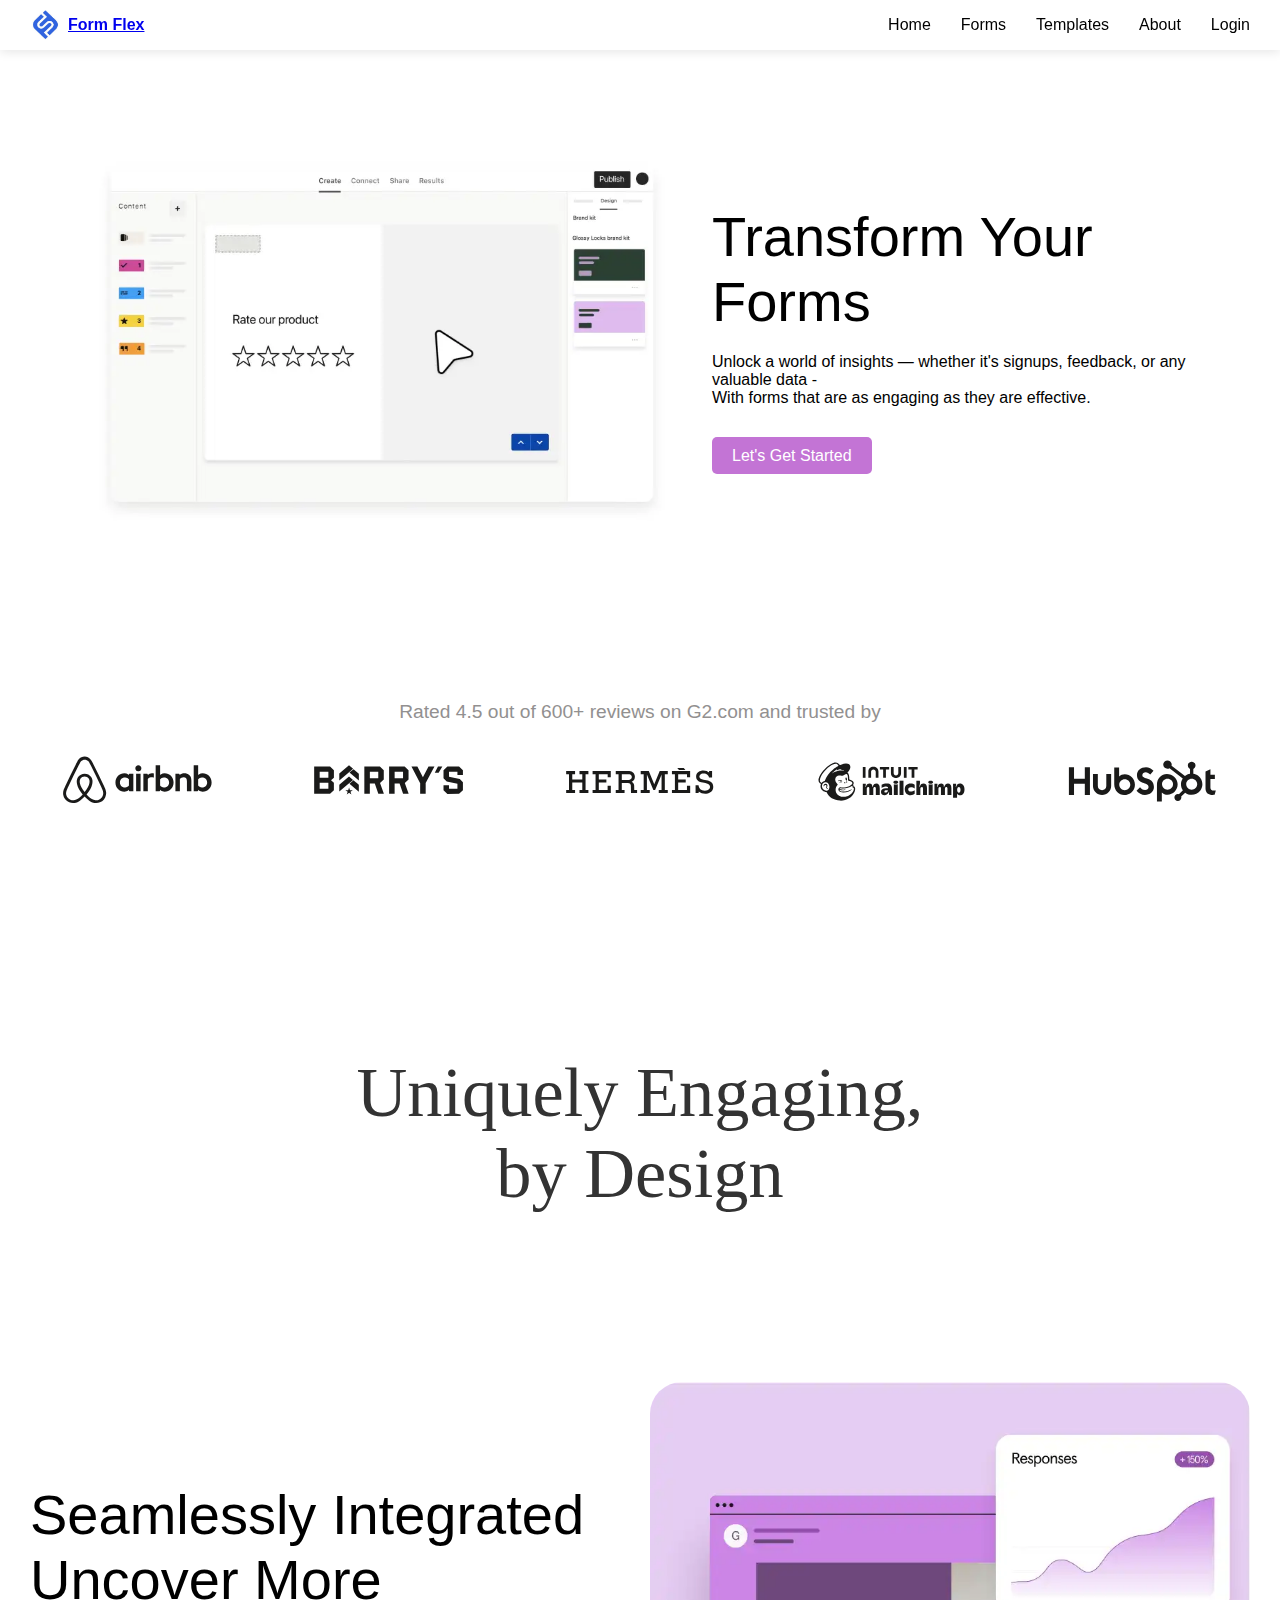
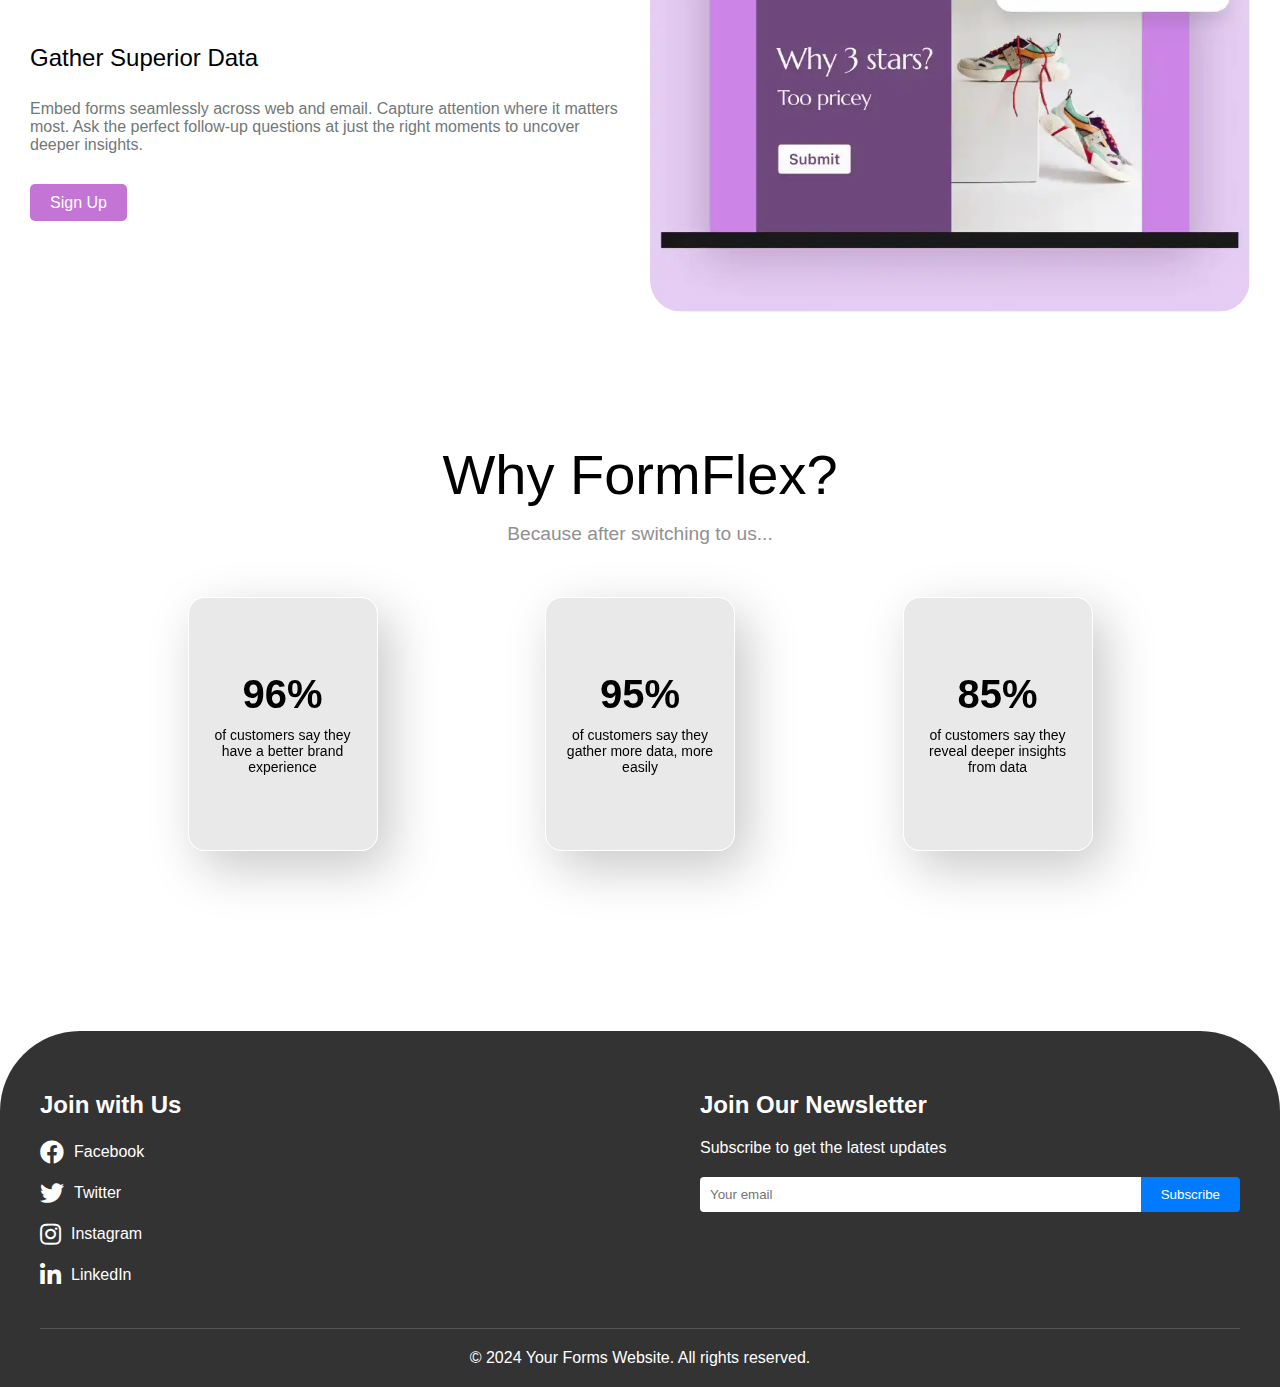
<file: index.html>
<!DOCTYPE html>
<html lang="en">
<head>
  <meta charset="UTF-8">
  <meta http-equiv="X-UA-Compatible" content="IE=edge">
  <meta name="viewport" content="width=device-width, initial-scale=1.0">
  <title>Form Flex</title>
  <link rel="stylesheet" href="style.css">
  <link rel="favicon" href="assests/favicon.ico">
</head>
<body>
    <nav id="navbar">
        <div class="nav-content">
          <a href="#">
            <div class="logo-container">
              <img src="assests/ff-logo-01.jpeg" alt="Logo" class="logo">
              <span id="companyname">Form Flex</span>
            </div>
          </a>
          
          <ul class="main-menu">
            <li class="hideOnMobile"><a href="index.html">Home</a></li>
            <li class="hideOnMobile"><a href="Forms/index.html">Forms</a></li>
            <li class="hideOnMobile"><a href="#">Templates</a></li>
            <li class="hideOnMobile"><a href="#">About</a></li>
            <li class="hideOnMobile"><a href="Signup/login.html">Login</a></li>
            <li class="menu-button" onclick="showSidebar()"><a href="#"><svg xmlns="http://www.w3.org/2000/svg" height="26" viewBox="0 96 960 960" width="26"><path d="M120 816v-60h720v60H120Zm0-210v-60h720v60H120Zm0-210v-60h720v60H120Z"/></svg></a></li>
          </ul>
        </div>
        <ul class="sidebar">
          <li class="sidebar-close" onclick="hideSidebar()">
            <button aria-label="Close sidebar">
              <svg xmlns="http://www.w3.org/2000/svg" height="26" viewBox="0 96 960 960" width="26">
                <path d="m249 849-42-42 231-231-231-231 42-42 231 231 231-231 42 42-231 231 231 231-42 42-231-231-231 231Z"/>
              </svg>
            </button>
          </li>
          <li><a href="#">Home</a></li>
          <li><a href="#">Forms</a></li>
          <li><a href="#">Templates</a></li>
          <li><a href="#">About</a></li>
          <li><a href="#">Login</a></li>
        </ul>
    </nav>

  <main>
    <main class="hero-section">
        <img src="assests/hero.webp" alt="Hero Image" class="hero-image">
        <div class="hero-content">
          <h1>Transform Your Forms</h1>
          <p>Unlock a world of insights 
            — whether it's signups, feedback, or any valuable data -<br>
            With forms that are as engaging as they are effective.</p>
          <a href="Signup/login.html" class="cta-button">Let's Get Started</a>
        </div>
      </main>

      <section class="reviews-section">
        <p>Rated 4.5 out of 600+ reviews on G2.com and trusted by</p>
        <div class="logos">
          <img src="assests/airbnb-logo.svg" alt="Company 1">
          <img src="assests/barrys-logo.svg" alt="Company 2">
          <img src="assests/hermes-logo.svg" alt="Company 3">
          <img src="assests/mailchimp-logo.svg" alt="Company 4">
          <img src="assests/hubspot-logo.svg" alt="Company 5">
        </div>
      </section>

      <section class="tagline-section">
        <h2>Uniquely Engaging,<br> by Design</h2>
      </section>

      <section class="integration-section">
        <div class="integration-content">
          <h2>Seamlessly Integrated <br>
              Uncover More</h2>
              <h5><strong>Gather Superior Data</strong><br><br></h5>
          <p>
            Embed forms seamlessly across web and email. Capture attention where it matters most. Ask the perfect follow-up questions at just the right moments to uncover deeper insights.
          </p>
          <a href="Signup/signup.html" class="cta-button">Sign Up</a>
        </div>
        <img src="assests/for-you.webp" alt="Integration Image" class="integration-image">
      </section>

      <div class="centered-text">
        Why FormFlex?<br>
        <p>Because after switching to us...</p>
      </div>

      <div class="container2">
        <div class="card1">
          <h2>96%</h2>
          <p>
            of customers say they have a better brand experience</p>
        </div>
        <div class="card1">
          <h2>95%</h2>
          <p>
            of customers say they gather more data, more easily</p>
        </div>
        <div class="card1">
          <h2>85%</h2>
          <p>of customers say they reveal deeper insights from data</p>
        </div>
      </div>
  </main>


  <footer class="footer">
    <div class="footer-content">
      <div class="footer-left">
        <h2>Join with Us</h2>
        <div class="social-icons">
          <a href="#" class="social-icon"><span class="icon">&#xf09a;</span> Facebook</a>
          <a href="#" class="social-icon"><span class="icon">&#xf099;</span> Twitter</a>
          <a href="#" class="social-icon"><span class="icon">&#xf16d;</span> Instagram</a>
          <a href="#" class="social-icon"><span class="icon">&#xf0e1;</span> LinkedIn</a>
        </div>
      </div>
      <div class="footer-right">
        <h2>Join Our Newsletter</h2>
        <p>Subscribe to get the latest updates</p>
        <form class="newsletter-form">
          <input type="email" placeholder="Your email" required>
          <button type="submit">Subscribe</button>
        </form>
      </div>
    </div>
    <div class="footer-bottom">
      <p>&copy; 2024 Your Forms Website. All rights reserved.</p>
    </div>
  </footer>


  <script src="script.js"></script>
</body>
</html>
</file>
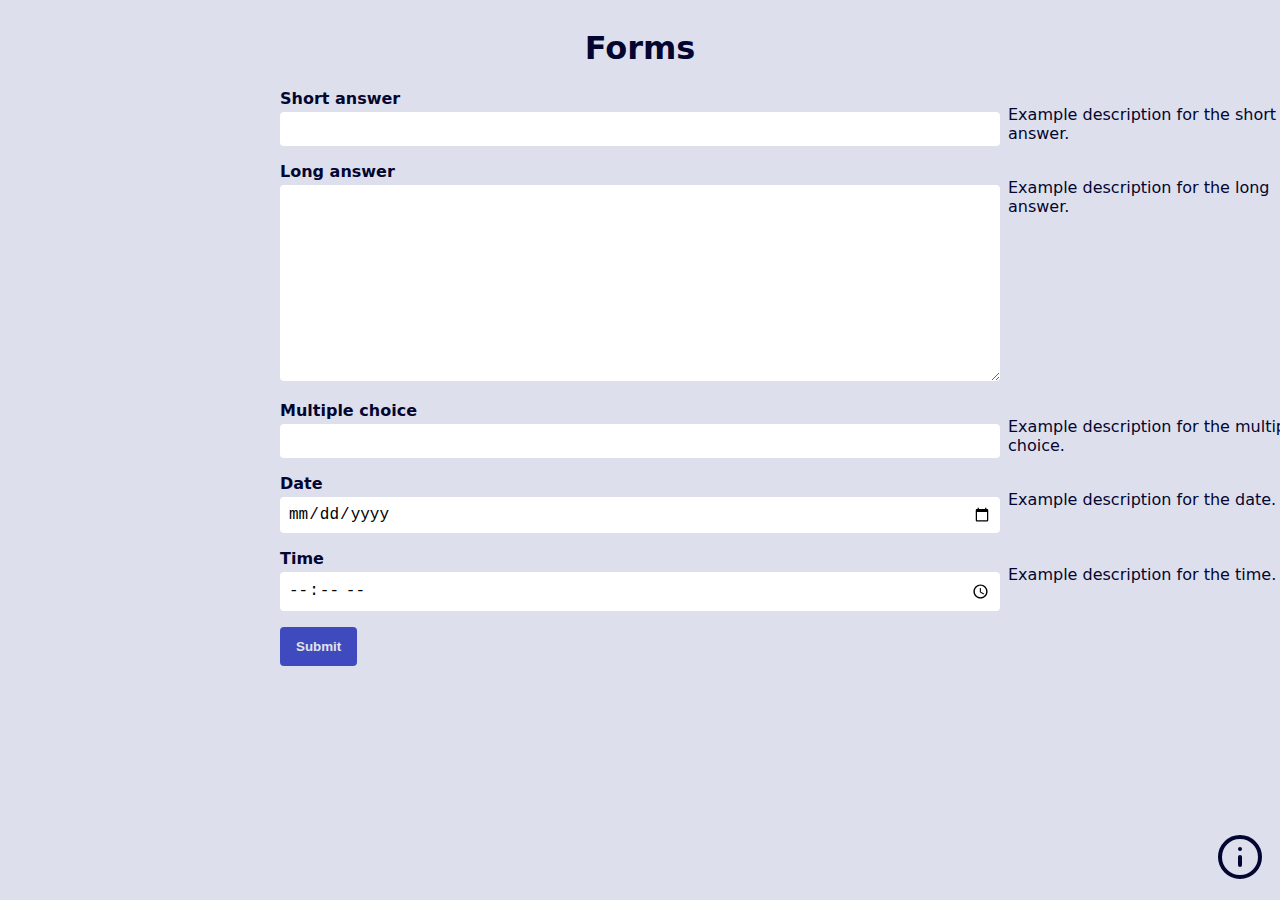
<file: Forms/index.html>
<!DOCTYPE html>
<html lang="en">

<head>
  <meta charset="UTF-8">
  <meta name="viewport" content="width=device-width, initial-scale=1.0">
  <meta name="description" content="A demo frontend that posts form submissions directly to a Google Form.">
  <meta property="og:title" content="google-forms-frontend">
  <meta property="og:description" content="A demo frontend that posts form submissions directly to a Google Form.">
  <meta property="og:type" content="website">
  <meta property="og:url" content="https://forms.ardis.lu/">
  <link rel="canonical" href="https://forms.ardis.lu/">
  <link rel="icon" href="data:,">
  <title>google-forms-frontend</title>
  <style>
    :root {
      --black: hsl(235deg 90% 10%);
      --white: hsl(235deg 10% 90%);
      --primary: hsl(235deg 50% 50%);
      --primary-lightest: hsl(235deg 30% 90%);
      --secondary: hsl(354deg 50% 50%);
      --secondary-lighter: hsl(354deg 20% 85%);
    }

    body {
      font-family: -apple-system, system-ui, BlinkMacSystemFont, "Segoe UI", Roboto,
        "Oxygen", "Ubuntu", "Cantarell", "Fira Sans", "Droid Sans", Helvetica, Arial,
        sans-serif, "Apple Color Emoji", "Segoe UI Emoji", "Segoe UI Symbol";
      color: var(--black);
      background: var(--primary-lightest);
    }

    header {
      display: flex;
      align-items: center;
      justify-content: center;
    }

    main {
      inline-size: min(100% - 16px, 720px);
      margin-inline: auto;
    }

    a {
      display: inline-block;
      color: var(--secondary);
      font-weight: 700;
      text-decoration: none;
      border-radius: 4px;
    }

    a::after {
      content: "";
      position: relative;
      display: block;
      block-size: 2px;
      background: var(--secondary);
      transform: scaleX(0);
      transform-origin: right;
      transition: transform 400ms;
    }

    a:hover::after,
    a:focus::after {
      transform: scaleX(1);
      transition: transform 150ms;
      transform-origin: left;
    }

    button {
      background: var(--primary);
      color: var(--white);
      font-weight: 700;
      inline-size: fit-content;
      border: none;
      padding: 12px 16px;
      border-radius: 4px;
      cursor: pointer;
      transition: filter 500ms;
    }

    button:hover,
    button:focus {
      filter: brightness(110%);
      transition: filter 150ms;
    }

    form {
      display: flex;
      flex-direction: column;
    }

    div {
      margin-block-end: 16px;
      position: relative;
    }

    div::before {
      content: "";
      display: block;
      position: absolute;
      inset-inline-start: -16px;
      inline-size: 8px;
      block-size: 100%;
      background: var(--secondary);
      transform: scaleY(0);
      transition: transform 150ms;
    }

    div:focus-within::before {
      transform: scaleY(1);
      transition: transform 400ms;
    }

    @keyframes shiftRight {
      from {
        background-position: 30%;
      }

      to {
        background-position: 50%;
      }
    }

    div::after {
      content: "";
      display: block;
      position: absolute;
      z-index: -1;
      top: 0;
      left: -8px;
      inline-size: calc(100% + 16px);
      block-size: 100%;
      border-radius: 0 8px 8px 0;
      background: linear-gradient(90deg,
          hsl(354deg 50% 50%) 0%,
          hsl(347deg 51% 55%) 4%,
          hsl(341deg 50% 59%) 9%,
          hsl(333deg 47% 63%) 14%,
          hsl(323deg 40% 67%) 20%,
          hsl(308deg 32% 71%) 27%,
          hsl(288deg 31% 76%) 36%,
          hsl(269deg 34% 81%) 46%,
          hsl(252deg 33% 86%) 61%,
          hsl(236deg 29% 90%) 99%);
      background-size: 400%;
      animation: shiftRight 3s linear infinite alternate;
      filter: opacity(0);
      transition: filter 300ms;
    }

    div:focus-within::after {
      filter: opacity(0.4);
      transition: filter 150ms;
    }

    label {
      font-weight: 700;
    }

    aside {
      margin-block-end: 8px;
    }

    @media (min-width: 1200px) {
      aside {
        position: absolute;
        inset-block-start: 16px;
        inset-inline-end: -8px;
        transform: translateX(100%);
        max-inline-size: 30ch;
        font-weight: 300;
      }

      div:focus-within aside {
        font-weight: 500;
      }
    }

    input,
    textarea {
      box-sizing: border-box;
      inline-size: 100%;
      font-size: 1rem;
      border: none;
      border-radius: 4px;
      padding: 8px;
      margin-block-start: 4px;
    }

    textarea {
      min-block-size: 3rem;
      resize: vertical;
    }

    .help {
      background: transparent;
      color: var(--black);
      border: none;
      padding: 0;
      inline-size: 48px;
      position: fixed;
      inset-inline-end: 16px;
      inset-block-end: 16px;
      cursor: pointer;
    }

    .help>svg {
      transition: transform 500ms, filter 500ms;
    }

    .help>svg:hover {
      transform: translateY(-5%);
      filter: drop-shadow(0 0 16px var(--secondary));
      transition: transform 150ms, filter 300ms;
    }

    dialog {
      background: var(--primary-lightest);
      border: none;
      border-block-start: 8px solid var(--secondary);
      border-radius: 0 0 4px 4px;
    }

    dialog h1 {
      margin: 0;
    }
  </style>
</head>

<body>
  <header>
    <h1>Forms</h1>
  </header>

  <main>
    <form action="https://docs.google.com/forms/u/0/d/e/1FAIpQLSclZ7yXg5kNXTlJUKDNGMCGR9vvgKqzyUB-HfLiwc_sveTxEA/formResponse">
      <div>
        <label for="entry.185031848">Short answer</label>
        <aside>Example description for the short answer.</aside>
        <input type="text" name="entry.185031848">
      </div>

      <div>
        <label for="entry.1096192054">Long answer</label>
        <aside>Example description for the long answer.</aside>
        <textarea name="entry.1096192054" rows="10"></textarea>
      </div>

      <div>
        <label for="entry.552287623">Multiple choice</label>
        <aside>Example description for the multiple choice.</aside>
        <input list="multiple-choice" name="entry.552287623">
        <datalist id="multiple-choice">
          <option value="Multiple choice option 1">
          <option value="Multiple choice option 2">
          <option value="Multiple choice option 3">
          <option value="Multiple choice option 4">
          <option value="Multiple choice option 5">
        </datalist>

      </div>

      <div>
        <label for="entry.2010116811">Date</label>
        <aside>Example description for the date.</aside>
        <input type="date" name="entry.2010116811">
      </div>

      <div>
        <label for="entry.1500214518">Time</label>
        <aside>Example description for the time.</aside>
        <input type="time" name="entry.1500214518">
      </div>

      <button type="submit" name="submit">Submit</button>
      <output name="status"></output>
    </form>

    <a href="../index.html">
      <button class="help">
        <svg xmlns="http://www.w3.org/2000/svg" viewBox="0 0 24 24" fill="none" stroke="currentColor" stroke-width="2"
          stroke-linecap="round" stroke-linejoin="round">
          <circle cx="12" cy="12" r="10"></circle>
          <line x1="12" y1="16" x2="12" y2="12"></line>
          <line x1="12" y1="8" x2="12" y2="8"></line>
        </svg>
      </button>
    </a>
    

    
  </main>

  <script>
    document.querySelector('.help').addEventListener('click', e => document.querySelector('dialog').showModal());

    document.querySelector('form').addEventListener('submit', async event => {
      event.preventDefault();

      const data = new FormData(event.target);
      const params = new URLSearchParams(data);

     
      const dateValue = new Date(`${params.get('entry.2010116811')} UTC`);
      params.set('entry.2010116811_year', dateValue.getUTCFullYear());
      params.set('entry.2010116811_month', dateValue.getUTCMonth() + 1); 
      params.set('entry.2010116811_day', dateValue.getUTCDate());

   
      const timeValue = new Date(`January 1, 1970 ${params.get('entry.1500214518')} UTC`); 
      params.set('entry.1500214518_hour', timeValue.getUTCHours().toString().padStart(2, '0')); 
      params.set('entry.1500214518_minute', timeValue.getUTCMinutes().toString().padStart(2, '0')); 

      await fetch(event.target.action, { method: 'POST', body: params, mode: 'no-cors' }); 
      event.target.elements['status'].textContent = '✔ Form submitted!'; 
    });
  </script>
</body>

</html>
</file>
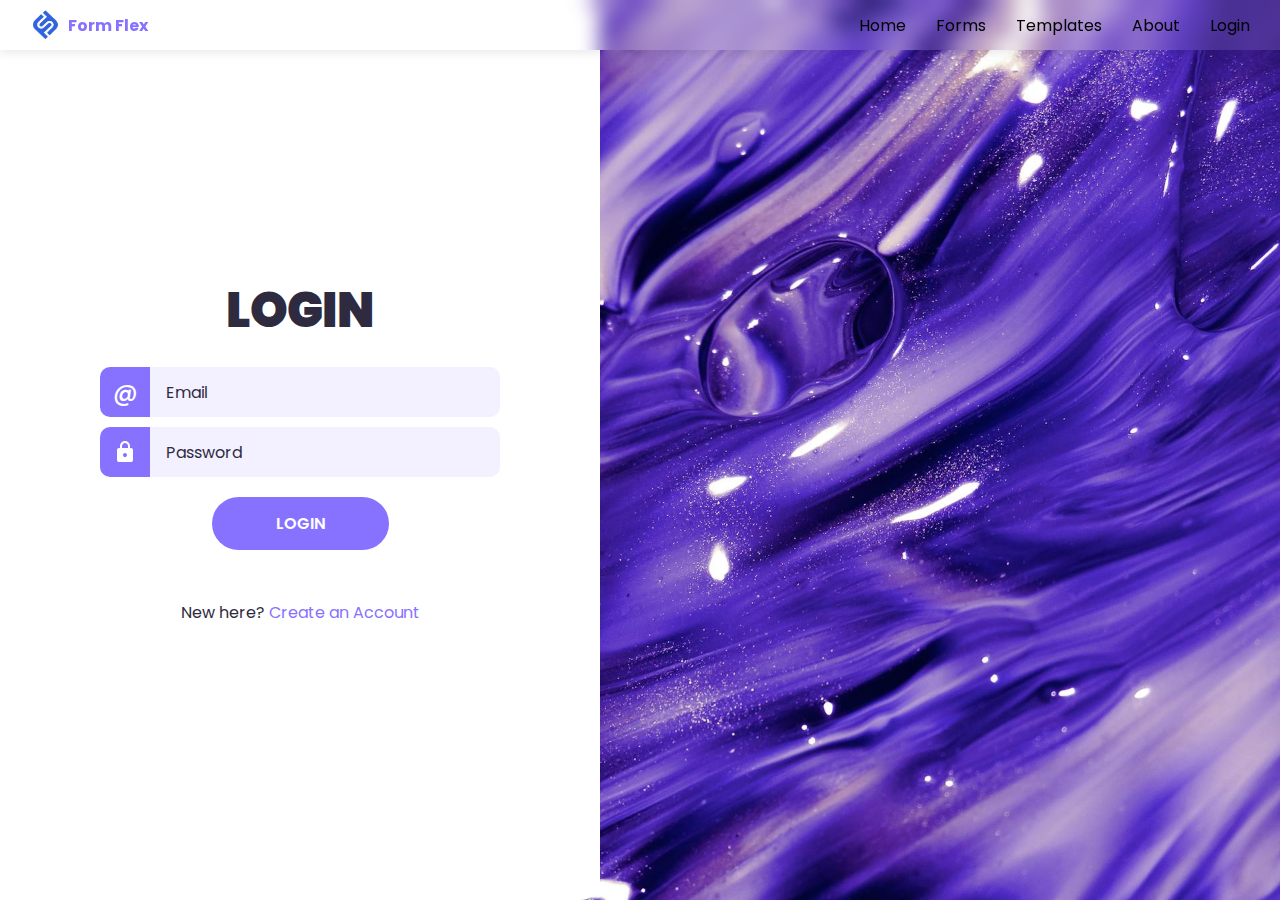
<file: Signup/login.html>
<!DOCTYPE html>
<html lang="en">
<head>
  <meta charset="UTF-8">
  <meta name="viewport" content="width=device-width, initial-scale=1.0">
  <title>Login</title>
  <link rel="stylesheet" href="style.css">
  <script type="text/javascript" src="validation.js" defer></script>
</head>
<body>

  <nav id="navbar">
    <div class="nav-content">
      <a href="../index.html">
        <div class="logo-container">
          <img src="../assests/ff-logo-01.jpeg" alt="Logo" class="logo">
          <span id="companyname">Form Flex</span>
        </div>
      </a>
      
      <ul class="main-menu">
        <li class="hideOnMobile"><a href="../index.html">Home</a></li>
        <li class="hideOnMobile"><a href="../Forms/index.html">Forms</a></li>
        <li class="hideOnMobile"><a href="#">Templates</a></li>
        <li class="hideOnMobile"><a href="#">About</a></li>
        <li class="hideOnMobile"><a href="Signup/login.html">Login</a></li>
        <li class="menu-button" onclick="showSidebar()"><a href="#"><svg xmlns="http://www.w3.org/2000/svg" height="26" viewBox="0 96 960 960" width="26"><path d="M120 816v-60h720v60H120Zm0-210v-60h720v60H120Zm0-210v-60h720v60H120Z"/></svg></a></li>
      </ul>
    </div>
    <ul class="sidebar">
      <li class="sidebar-close" onclick="hideSidebar()">
        <button aria-label="Close sidebar">
          <svg xmlns="http://www.w3.org/2000/svg" height="26" viewBox="0 96 960 960" width="26">
            <path d="m249 849-42-42 231-231-231-231 42-42 231 231 231-231 42 42-231 231 231 231-42 42-231-231-231 231Z"/>
          </svg>
        </button>
      </li>
      <li><a href="#">Home</a></li>
      <li><a href="#">Forms</a></li>
      <li><a href="#">Templates</a></li>
      <li><a href="#">About</a></li>
      <li><a href="#">Login</a></li>
    </ul>
</nav>


  <div class="wrapper">
    <h1>Login</h1>
    <p id="error-message"></p>
    <form id="form">
      <div>
        <label for="email-input">
          <span>@</span>
        </label>
        <input type="email" name="email" id="email-input" placeholder="Email">
      </div>
      <div>
        <label for="password-input">
          <svg xmlns="http://www.w3.org/2000/svg" height="24" viewBox="0 -960 960 960" width="24"><path d="M240-80q-33 0-56.5-23.5T160-160v-400q0-33 23.5-56.5T240-640h40v-80q0-83 58.5-141.5T480-920q83 0 141.5 58.5T680-720v80h40q33 0 56.5 23.5T800-560v400q0 33-23.5 56.5T720-80H240Zm240-200q33 0 56.5-23.5T560-360q0-33-23.5-56.5T480-440q-33 0-56.5 23.5T400-360q0 33 23.5 56.5T480-280ZM360-640h240v-80q0-50-35-85t-85-35q-50 0-85 35t-35 85v80Z"/></svg>
        </label>
        <input type="password" name="password" id="password-input" placeholder="Password">
      </div>
      <button type="submit">Login</button>
    </form>
    <p>New here? <a href="signup.html">Create an Account</a></p>
  </div>
</body>
</html>
</file>
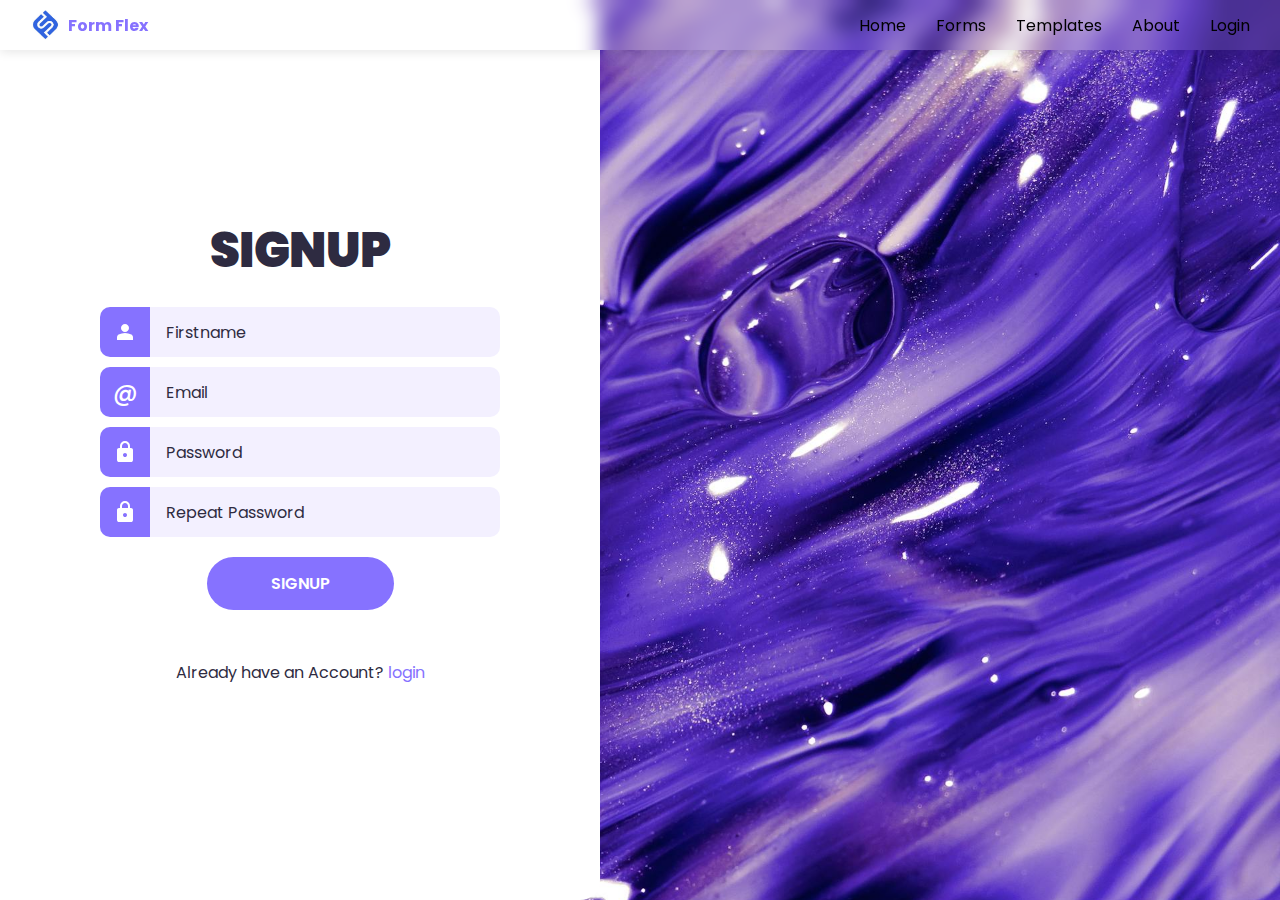
<file: Signup/signup.html>
<!DOCTYPE html>
<html lang="en">
<head>
  <meta charset="UTF-8">
  <meta name="viewport" content="width=device-width, initial-scale=1.0">
  <title>Signup</title>
  <link rel="stylesheet" href="style.css">
  <script type="text/javascript" src="validation.js" defer></script>
</head>
<body>
  <nav id="navbar">
    <div class="nav-content">
      <a href="../index.html">
        <div class="logo-container">
          <img src="../assests/ff-logo-01.jpeg" alt="Logo" class="logo">
          <span id="companyname">Form Flex</span>
        </div>
      </a>
      
      <ul class="main-menu">
        <li class="hideOnMobile"><a href="../index.html">Home</a></li>
        <li class="hideOnMobile"><a href="../Forms/index.html">Forms</a></li>
        <li class="hideOnMobile"><a href="#">Templates</a></li>
        <li class="hideOnMobile"><a href="#">About</a></li>
        <li class="hideOnMobile"><a href="Signup/login.html">Login</a></li>
        <li class="menu-button" onclick="showSidebar()"><a href="#"><svg xmlns="http://www.w3.org/2000/svg" height="26" viewBox="0 96 960 960" width="26"><path d="M120 816v-60h720v60H120Zm0-210v-60h720v60H120Zm0-210v-60h720v60H120Z"/></svg></a></li>
      </ul>
    </div>
    <ul class="sidebar">
      <li class="sidebar-close" onclick="hideSidebar()">
        <button aria-label="Close sidebar">
          <svg xmlns="http://www.w3.org/2000/svg" height="26" viewBox="0 96 960 960" width="26">
            <path d="m249 849-42-42 231-231-231-231 42-42 231 231 231-231 42 42-231 231 231 231-42 42-231-231-231 231Z"/>
          </svg>
        </button>
      </li>
      <li><a href="#">Home</a></li>
      <li><a href="#">Forms</a></li>
      <li><a href="#">Templates</a></li>
      <li><a href="#">About</a></li>
      <li><a href="#">Login</a></li>
    </ul>
</nav>

  <div class="wrapper">
    <h1>Signup</h1>
    <p id="error-message"></p>
    <form id="form">
      <div>
        <label for="firstname-input">
          <svg xmlns="http://www.w3.org/2000/svg" height="24" viewBox="0 -960 960 960" width="24"><path d="M480-480q-66 0-113-47t-47-113q0-66 47-113t113-47q66 0 113 47t47 113q0 66-47 113t-113 47ZM160-160v-112q0-34 17.5-62.5T224-378q62-31 126-46.5T480-440q66 0 130 15.5T736-378q29 15 46.5 43.5T800-272v112H160Z"/></svg>
        </label>
        <input type="text" name="firstname" id="firstname-input" placeholder="Firstname">
      </div>
      <div>
        <label for="email-input">
          <span>@</span>
        </label>
        <input type="email" name="email" id="email-input" placeholder="Email">
      </div>
      <div>
        <label for="password-input">
          <svg xmlns="http://www.w3.org/2000/svg" height="24" viewBox="0 -960 960 960" width="24"><path d="M240-80q-33 0-56.5-23.5T160-160v-400q0-33 23.5-56.5T240-640h40v-80q0-83 58.5-141.5T480-920q83 0 141.5 58.5T680-720v80h40q33 0 56.5 23.5T800-560v400q0 33-23.5 56.5T720-80H240Zm240-200q33 0 56.5-23.5T560-360q0-33-23.5-56.5T480-440q-33 0-56.5 23.5T400-360q0 33 23.5 56.5T480-280ZM360-640h240v-80q0-50-35-85t-85-35q-50 0-85 35t-35 85v80Z"/></svg>
        </label>
        <input type="password" name="password" id="password-input" placeholder="Password">
      </div>
      <div>
        <label for="repeat-password-input">
          <svg xmlns="http://www.w3.org/2000/svg" height="24" viewBox="0 -960 960 960" width="24"><path d="M240-80q-33 0-56.5-23.5T160-160v-400q0-33 23.5-56.5T240-640h40v-80q0-83 58.5-141.5T480-920q83 0 141.5 58.5T680-720v80h40q33 0 56.5 23.5T800-560v400q0 33-23.5 56.5T720-80H240Zm240-200q33 0 56.5-23.5T560-360q0-33-23.5-56.5T480-440q-33 0-56.5 23.5T400-360q0 33 23.5 56.5T480-280ZM360-640h240v-80q0-50-35-85t-85-35q-50 0-85 35t-35 85v80Z"/></svg>
        </label>
        <input type="password" name="repeat-password" id="repeat-password-input" placeholder="Repeat Password">
      </div>
      <button type="submit">Signup</button>
    </form>
    <p>Already have an Account? <a href="login.html">login</a> </p>
  </div>
</body>
</html>
</file>
<file: style.css>
* {
    margin: 0;
    padding: 0;
    box-sizing: border-box;
  }

  body {
    min-height: 100vh;
    font-family: 'Segoe UI', Tahoma, Geneva, Verdana, sans-serif;
  }

  nav {
    position: fixed;
    top: 0;
    left: 0;
    right: 0;
    background-color: rgba(255, 255, 255, 0.1);
    backdrop-filter: blur(10px);
    box-shadow: 0 2px 10px rgba(0, 0, 0, 0.1);
    transition: transform 0.3s ease-in-out;
    height: 50px;
    z-index: 1000;
  }

  .nav-content {
    display: flex;
    justify-content: space-between;
    align-items: center;
    height: 100%;
    padding: 0 15px;
  }

  .logo-container {
    display: flex;
    align-items: center;
    margin-right: auto;
    padding-left: 15px;
  }

  .logo {
    height: 30px;
    margin-right: 8px;
  }

  #companyname {
    font-size: 1rem;
    font-weight: bold;
  }

  .main-menu {
    display: flex;
    list-style: none;
    height: 100%;
  }

  .main-menu li {
    height: 100%;
  }

  .main-menu a {
    height: 100%;
    padding: 0 15px;
    text-decoration: none;
    display: flex;
    align-items: center;
    color: black;
  }

  .main-menu a:hover {
    background-color: rgba(240, 240, 240, 0.3);
  }

  .menu-button {
    display: none;
  }

  .sidebar {
    position: fixed;
    top: 0;
    right: -100%;
    height: 100vh;
    width: 250px;
    background-color: rgba(255, 255, 255, 0.9);
    backdrop-filter: blur(12px);
    box-shadow: -10px 0 10px rgba(0, 0, 0, 0.1);
    display: flex;
    flex-direction: column;
    align-items: flex-start;
    justify-content: flex-start;
    z-index: 1001;
    padding-top: 50px;
    list-style-type: none;
    transition: right 0.3s ease-in-out;
  }

  .sidebar li {
    width: 100%;
  }

  .sidebar a {
    width: 100%;
    padding: 15px 20px;
    text-decoration: none;
    color: black;
    display: block;
    transition: background-color 0.3s;
  }

  .sidebar a:hover {
    background-color: rgba(240, 240, 240, 0.5);
  }

  .sidebar li:first-child {
    position: absolute;
    top: 10px;
    right: 10px;
  }

  .sidebar li:first-child a {
    padding: 5px;
    background: none;
  }


  .sidebar-close button {
    background: none;
    border: none;
    cursor: pointer;
    padding: 5px;
    
  }

  .sidebar-close button:hover {
    background-color: rgba(240, 240, 240, 0.5);
  }


  @media (max-width: 800px) {
    .hideOnMobile {
      display: none;
    }
    .menu-button {
      display: block;
    }

  }

  @media (max-width: 400px) {
    .sidebar {
      width: 100%;
    }
  }


  /* Main */


  .hero-section {
    display: flex;
    align-items: center;
    justify-content: center;
    padding: 50px 20px;
    margin-top: 50px; 
    margin-bottom: 2rem;
  }

  .hero-image {
    max-width: 70%;
    height: auto;
    margin-right: 20px;
  }

  .hero-content {
    max-width: 40%;
  }

  .hero-content h1 {
    font-size: 3.5rem;
    margin-bottom: 1.2rem;
    font-weight: 500;
  }

  .hero-content p {
    font-size: 1rem;
    margin-bottom: 2.5rem;
  }

  .cta-button {
    padding: 10px 20px;
    background-color: #c374d5;
    color: white;
    text-decoration: none;
    border-radius: 5px;
    transition: background-color 0.3s;
  }

  .cta-button:hover {
    background-color: #1e541c;
  }

  @media (min-width: 801px) {
    .hero-section {
      flex-direction: row;
      text-align: left;
    }

    .hero-image {
      width: 50%;
      margin-bottom: 0;
    }

    .hero-content {
      width: 70%;
    }
  }

  @media (max-width: 800px) {
    .hero-section {
      flex-direction: column;
      text-align: center;
    }

    .hero-image {
      width: 100%;
      margin-bottom: 10px;
    }

    .hero-content {
      width: 100%;
    }
  }

  .reviews-section {
    padding: 50px 20px;
    text-align: center;
    margin-bottom: 2rem;
  }

  .reviews-section p {
    font-size: 1.2rem;
    color: #929090;
    margin-bottom: 2rem;
  }

  .logos {
    display: flex;
    flex-wrap: wrap;
    justify-content: center;
    align-items: center;
    gap: 1rem;
    margin-bottom: 7rem;
  }

  .logos img {
    width: 12%;
    height: auto;
    object-fit: contain;
  }

  @media (min-width: 1001px) {
    .logos {
      justify-content: space-around;
    }

    .logos img {
      max-width: 150px;
      height: auto;
    }
  }

  .tagline-section {
    display: flex;
    align-items: center;
    justify-content: center;
    padding: 50px 20px;
    text-align: center;
    margin-bottom: 3rem;
  
  }

  .tagline-section h2 {
    font-size: 4.4rem;
    font-weight: 500;
    font-family: 'Georgia', serif; 
    color: #333;
  }

  .features-section {
    display: flex;
    justify-content: center;
    padding: 50px 20px;
    margin-bottom: 2rem;
  }


  .integration-section {
    display: flex;
    flex-wrap: wrap;
    align-items: center;
    justify-content: center;
    padding: 50px 20px;
    text-align: center;
    margin-bottom: 5rem;
  }

  .integration-content {
    max-width: 600px;
    width: 100%;
  }

  .integration-content h2 {
    font-size: 3.5rem;
    font-weight: 300;
    margin-bottom: 2rem;
  }

  .integration-content h5{
    font-size: 1.5rem;
    font-weight: 300;
  }

  .integration-content p {
    font-size: 1rem;
    margin-bottom: 2.5rem;
    color: rgb(113, 120, 120);
  }

  .integration-image {
    width: 100%;
    max-width: 600px;
    height: auto;
    margin-top: 20px;
    border-radius: 2rem;
  }

  @media (min-width: 801px) {
    .integration-section {
      flex-direction: row;
      text-align: left;
    }

    .integration-content {
      margin-right: 20px;
    }

    .integration-image {
      margin-top: 0;
    }
  }


  .centered-text {
    text-align: center; 
    font-weight: 300; 
    font-size: 3.5rem; 
    margin: 2rem 0; 
  }
  .centered-text p {
    font-size: 1.2rem; 
    color: #929090; 
    margin: 1rem; 
  }


  .container2 {
    display: flex;
    justify-content: space-evenly;
    align-items: center;
    padding: 20px;
    margin-bottom: 10rem;
  }

  .card1 {
    box-sizing: border-box;
    width: 190px;
    height: 254px;
    background: rgba(217, 217, 217, 0.58);
    border: 1px solid white;
    box-shadow: 12px 17px 51px rgba(0, 0, 0, 0.22);
    backdrop-filter: blur(6px);
    border-radius: 17px;
    text-align: center;
    cursor: pointer;
    transition: all 0.5s;
    display: flex;
    flex-direction: column;
    align-items: center;
    justify-content: center;
    user-select: none;
    font-weight: bolder;
    color: black;
    padding: 20px;
  }

  .card1:hover {
    border: 1px solid black;
    transform: scale(1.05);
  }

  .card1:active {
    transform: scale(0.95) rotateZ(1.7deg);
  }

  .card1 h2 {
    margin-bottom: 10px;
    font-size: 2.5rem;
  }

  .card1 p {
    font-weight: normal;
    font-size: 14px;
  }

  .footer {
    background-color: #333;
    color: #fff;
    padding: 40px 0 20px;
    margin-top: 40px;
  }

  @font-face {
    font-family: 'FontAwesome';
    src: url('https://cdnjs.cloudflare.com/ajax/libs/font-awesome/5.15.3/webfonts/fa-brands-400.woff2') format('woff2');
  }

  .footer {
    background-color: #333;
    color: #fff;
    padding: 60px 40px 20px;
    margin-top: 40px;
    border-top-left-radius: 5rem;
    border-top-right-radius: 5rem;
  }

  .footer-content {
    max-width: 1200px;
    margin: 0 auto;
    display: flex;
    justify-content: space-between;
    flex-wrap: wrap;
  }

  .footer-left, .footer-right {
    flex-basis: 45%;
  }

  h2 {
    font-size: 1.5rem;
    margin-bottom: 20px;
  }

  .social-icons {
    display: flex;
    flex-direction: column;
    gap: 15px;
  }

  .social-icon {
    color: #fff;
    font-size: 16px;
    text-decoration: none;
    transition: color 0.3s ease;
    display: flex;
    align-items: center;
  }

  .social-icon .icon {
    font-family: 'FontAwesome';
    font-size: 24px;
    margin-right: 10px;
  }

  .social-icon:hover {
    color: #007bff;
  }

  .newsletter-form {
    display: flex;
    margin-top: 20px;
  }

  .newsletter-form input {
    flex-grow: 1;
    padding: 10px;
    border: none;
    border-radius: 4px 0 0 4px;
  }

  .newsletter-form button {
    background-color: #007bff;
    color: #fff;
    border: none;
    padding: 10px 20px;
    border-radius: 0 4px 4px 0;
    cursor: pointer;
    transition: background-color 0.3s ease;
  }

  .newsletter-form button:hover {
    background-color: #0056b3;
  }

  .footer-bottom {
    text-align: center;
    margin-top: 40px;
    padding-top: 20px;
    border-top: 1px solid #555;
  }

  @media (max-width: 768px) {
    .footer-content {
      flex-direction: column;
    }
    
    .footer-left, .footer-right {
      flex-basis: 100%;
      margin-bottom: 30px;
    }
  }
</file>
<file: Signup/style.css>
@import url('https://fonts.googleapis.com/css2?family=Poppins:ital,wght@0,100;0,200;0,300;0,400;0,500;0,600;0,700;0,800;0,900;1,100;1,200;1,300;1,400;1,500;1,600;1,700;1,800;1,900&display=swap');
:root{
  --accent-color: #8672FF;
  --base-color: white;
  --text-color: #2E2B41;
  --input-color: #F3F0FF;
}
*{
  margin: 0;
  padding: 0;
}
html{
  font-family: Poppins, Segoe UI, sans-serif;
  font-size: 12pt;
  color: var(--text-color);
  text-align: center;
}
body{
  min-height: 100vh;
  background-image: url(background.jpg);
  background-size: cover;
  background-position: right;
  overflow: hidden;
}
.wrapper{
  box-sizing: border-box;
  background-color: var(--base-color);
  height: 100vh;
  width: max(40%, 600px);
  padding: 10px;
  border-radius: 0 20px 20px 0;
  display: flex;
  flex-direction: column;
  align-items: center;
  justify-content: center;
}
h1{
  font-size: 3rem;
  font-weight: 900;
  text-transform: uppercase;
}
form{
  width: min(400px, 100%);
  margin-top: 20px;
  margin-bottom: 50px;
  display: flex;
  flex-direction: column;
  align-items: center;
  gap: 10px;
}
form > div{
  width: 100%;
  display: flex;
  justify-content: center;
}
form label{
  flex-shrink: 0;
  height: 50px;
  width: 50px;
  background-color: var(--accent-color);
  fill: var(--base-color);
  color: var(--base-color);
  border-radius: 10px 0 0 10px;
  display: flex;
  justify-content: center;
  align-items: center;
  font-size: 1.5rem;
  font-weight: 500;
}
form input{
  box-sizing: border-box;
  flex-grow: 1;
  min-width: 0;
  height: 50px;
  padding: 1em;
  font: inherit;
  border-radius: 0 10px 10px 0;
  border: 2px solid var(--input-color);
  border-left: none;
  background-color: var(--input-color);
  transition: 150ms ease;
}
form input:hover{
  border-color: var(--accent-color);
}
form input:focus{
  outline: none;
  border-color: var(--text-color);
}
div:has(input:focus) > label{
  background-color: var(--text-color);
}
form input::placeholder{
  color: var(--text-color);
}
form button{
  margin-top: 10px;
  border: none;
  border-radius: 1000px;
  padding: .85em 4em;
  background-color: var(--accent-color);
  color: var(--base-color);
  font: inherit;
  font-weight: 600;
  text-transform: uppercase;
  cursor: pointer;
  transition: 150ms ease;
}
form button:hover{
  background-color: var(--text-color);
}
form button:focus{
  outline: none;
  background-color: var(--text-color);
}
a{
  text-decoration: none;
  color: var(--accent-color);
}
a:hover{
  text-decoration: underline;
}
@media(max-width: 1100px){
  .wrapper{
    width: min(600px, 100%);
    border-radius: 0;
  }
}
form div.incorrect label{
  background-color: #f06272;
}
form div.incorrect input{
  border-color: #f06272;
}
#error-message{
  color:#f06272;
}



nav {
  position: fixed;
  top: 0;
  left: 0;
  right: 0;
  background-color: rgba(255, 255, 255, 0.1);
  backdrop-filter: blur(10px);
  box-shadow: 0 2px 10px rgba(0, 0, 0, 0.1);
  transition: transform 0.3s ease-in-out;
  height: 50px;
  z-index: 1000;
}

.nav-content {
  display: flex;
  justify-content: space-between;
  align-items: center;
  height: 100%;
  padding: 0 15px;
}

.logo-container {
  display: flex;
  align-items: center;
  margin-right: auto;
  padding-left: 15px;
}

.logo {
  height: 30px;
  margin-right: 8px;
}

#companyname {
  font-size: 1rem;
  font-weight: bold;
}

.main-menu {
  display: flex;
  list-style: none;
  height: 100%;
}

.main-menu li {
  height: 100%;
}

.main-menu a {
  height: 100%;
  padding: 0 15px;
  text-decoration: none;
  display: flex;
  align-items: center;
  color: black;
}

.main-menu a:hover {
  background-color: rgba(240, 240, 240, 0.3);
}

.menu-button {
  display: none;
}

.sidebar {
  position: fixed;
  top: 0;
  right: -100%;
  height: 100vh;
  width: 250px;
  background-color: rgba(255, 255, 255, 0.9);
  backdrop-filter: blur(12px);
  box-shadow: -10px 0 10px rgba(0, 0, 0, 0.1);
  display: flex;
  flex-direction: column;
  align-items: flex-start;
  justify-content: flex-start;
  z-index: 1001;
  padding-top: 50px;
  list-style-type: none;
  transition: right 0.3s ease-in-out;
}

.sidebar li {
  width: 100%;
}

.sidebar a {
  width: 100%;
  padding: 15px 20px;
  text-decoration: none;
  color: black;
  display: block;
  transition: background-color 0.3s;
}

.sidebar a:hover {
  background-color: rgba(240, 240, 240, 0.5);
}

.sidebar li:first-child {
  position: absolute;
  top: 10px;
  right: 10px;
}

.sidebar li:first-child a {
  padding: 5px;
  background: none;
}


.sidebar-close button {
  background: none;
  border: none;
  cursor: pointer;
  padding: 5px;
  
}

.sidebar-close button:hover {
  background-color: rgba(240, 240, 240, 0.5);
}


@media (max-width: 800px) {
  .hideOnMobile {
    display: none;
  }
  .menu-button {
    display: block;
  }

}

@media (max-width: 400px) {
  .sidebar {
    width: 100%;
  }
}
</file>
